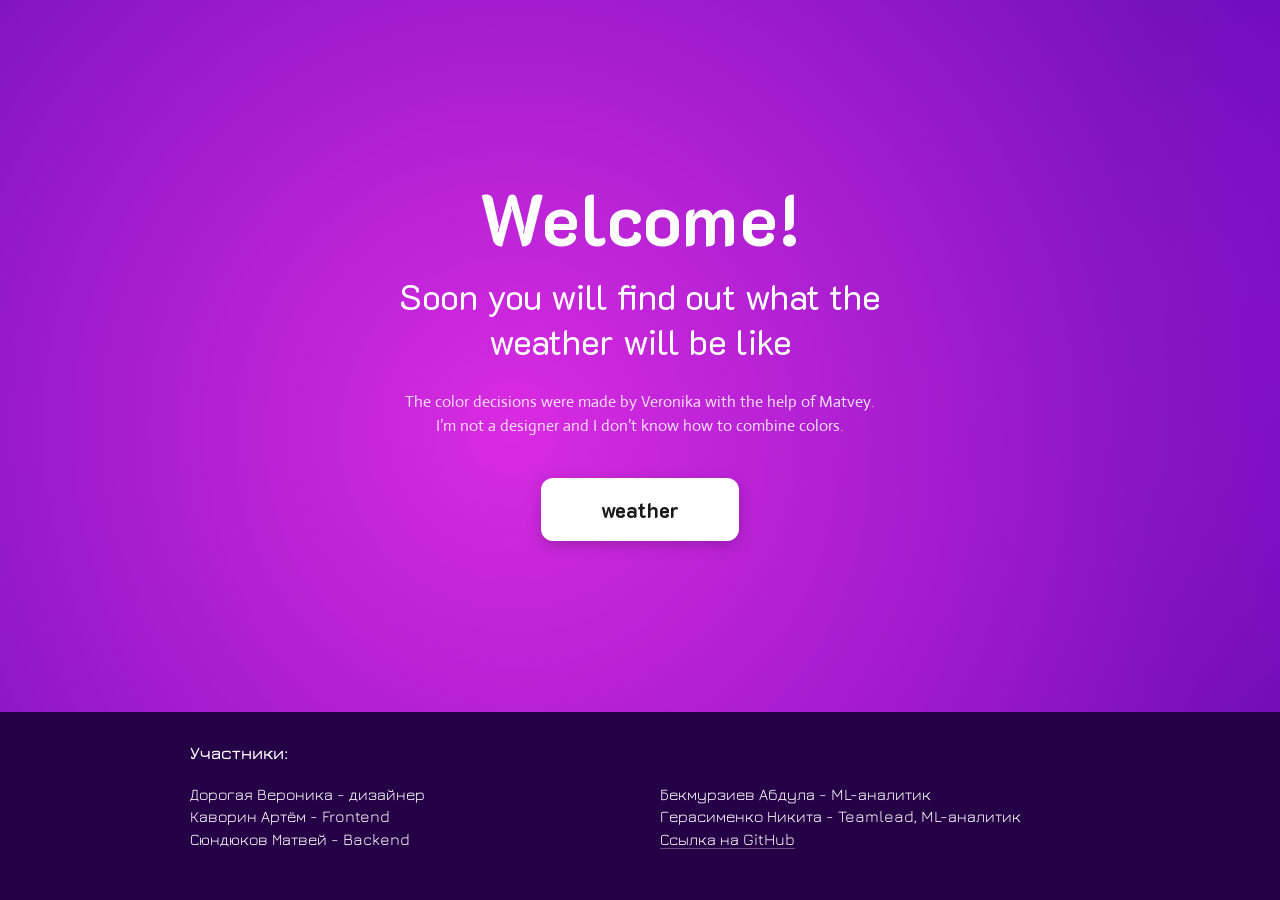
<file: frontend/index.html>
<!DOCTYPE html>
<html lang="ru">
<head>
    <meta charset="UTF-8">
    <meta name="viewport" content="width=device-width, initial-scale=1.0">
    <title>Weather Welcome</title>
    
    <!-- Подключение шрифтов K2D, Actor, Jura -->
    <link rel="preconnect" href="https://fonts.googleapis.com">
    <link rel="preconnect" href="https://fonts.gstatic.com" crossorigin>
    <link href="https://fonts.googleapis.com/css2?family=Actor&family=Jura:wght@400;600&family=K2D:wght@400;700&display=swap" rel="stylesheet">
    
    <!-- Подключение внешнего файла стилей -->
    <link rel="stylesheet" href="style.css">
</head>
<body>

    <!-- Основной контент с новым градиентом -->
    <main class="hero">
        <div class="hero-content">
            <h1>Welcome!</h1>
            <h2>Soon you will find out what the weather will be like</h2>
            <p class="disclaimer">
                The color decisions were made by Veronika with the help of Matvey.<br>
                I’m not a designer and I don’t know how to combine colors.
            </p>
            
            <!-- Кнопка-ссылка на weather.html (без JS) -->
            <a href="./weather.html" class="weather-btn">weather</a>
        </div>
    </main>

    <!-- Подвал с участниками -->
    <footer class="footer">
        <div class="footer-content">
            <p class="participants-title">Участники:</p>
            <div class="participants-grid">
                <div class="column">
                    <p>Дорогая Вероника - дизайнер</p>
                    <p>Каворин Артём - Frontend</p>
                    <p>Сюндюков Матвей - Backend</p>
                </div>
                <div class="column">
                    <p>Бекмурзиев Абдула - ML-аналитик</p>
                    <p>Герасименко Никита - Teamlead, ML-аналитик</p>
                 <p><a href="https://github.com/Les-S-niK/OpenMeteoTeamTest" target="_blank" rel="noopener noreferrer">Ссылка на GitHub</a></p>
                </div>
            </div>
        </div>
    </footer>

</body>
</html>
</file>
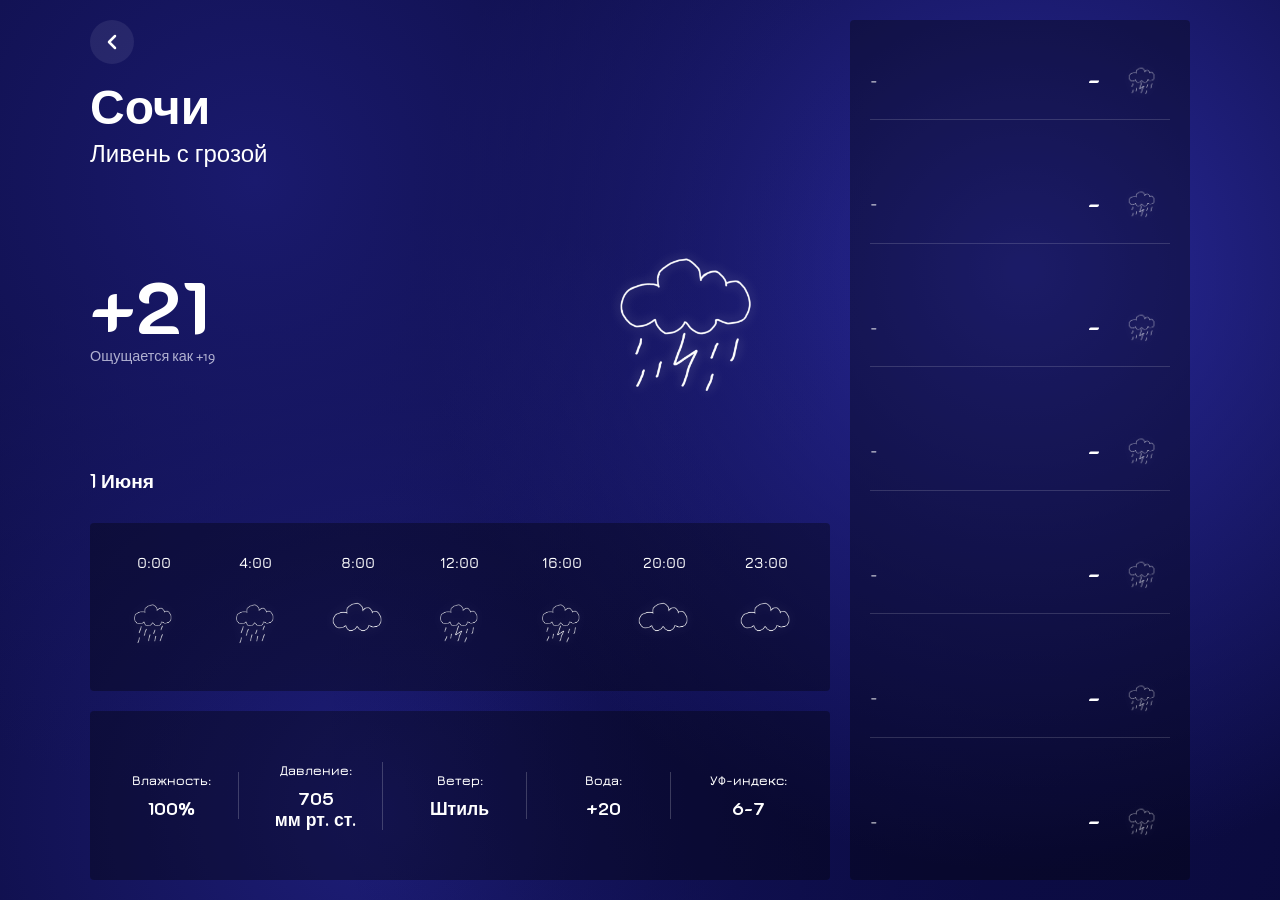
<file: frontend/weather.html>
<!DOCTYPE html>
<html lang="ru">

<head>
    <meta charset="UTF-8">
    <link rel="stylesheet" href="weather.css">
    <meta name="viewport" content="width=device-width, initial-scale=1.0">
    <title>Погода - Сочи</title>

    <link rel="preconnect" href="https://fonts.googleapis.com">
    <link rel="preconnect" href="https://fonts.gstatic.com" crossorigin>
    <link
        href="https://fonts.googleapis.com/css2?family=Actor&family=Jura:wght@400;600&family=K2D:wght@400;700&display=swap"
        rel="stylesheet">

</head>

<body>

    <main class="weather-app">
        <!-- ЛЕВАЯ КОЛОНКА -->
        <div class="main-info">

            <header class="current-weather">
                <!-- Кнопка "назад" -->
                <a href="index.html" class="back-btn" aria-label="Назад">
                    <svg width="24" height="24" viewBox="0 0 24 24" fill="none" stroke="currentColor" stroke-width="2.5"
                        stroke-linecap="round" stroke-linejoin="round">
                        <polyline points="15 18 9 12 15 6"></polyline>
                    </svg>
                </a>

                <div class="location">
                    <h1 id="city">Сочи</h1>
                    <p class="condition" id="current_weather">Ливень с грозой</p>
                </div>

                <div class="temperature-block">
                    <div class="temp-main">
                        <span class="temp-value" id="temp-value">+21</span>
                        <span class="feels-like" id="feels_like_temp">Ощущается как +19</span>
                    </div>
                    <div class="weather-icon main-icon">
                        <img id="img_tooday" src="img/storm.png" alt="Гроза">
                    </div>
                </div>

                <p class="date" id="main_date">1 Июня</p>
            </header>

            <!-- Блок с часами -->
            <section class="hourly-forecast">
                <div class="hourly-scroll">
                    <div class="hourly-item" data-today-index="0">
                        <span class="time">0:00</span>
                        <div class="weather-icon small-icon">
                            <img  data-field-tooday="icon" src="img/rain.png" alt="Дождь">
                        </div>
                    </div>
                    <div class="hourly-item" data-today-index="1">
                        <span class="time">4:00</span>
                        <div class="weather-icon small-icon">
                            <img data-field-tooday="icon" src="img/rain.png" alt="Дождь">
                        </div>
                    </div>
                    <div class="hourly-item" data-today-index="2">
                        <span class="time">8:00</span>
                        <div class="weather-icon small-icon">
                            <img data-field-tooday="icon" src="img/cloud.png" alt="Облачно">
                        </div>
                    </div>
                    <div class="hourly-item" data-today-index="3">
                        <span class="time">12:00</span>
                        <div class="weather-icon small-icon">
                            <img data-field-tooday="icon" src="img/storm.png" alt="Гроза">
                        </div>
                    </div>
                    <div class="hourly-item" data-today-index="4">
                        <span class="time">16:00</span>
                        <div class="weather-icon small-icon">
                            <img data-field-tooday="icon" src="img/storm.png" alt="Гроза">
                        </div>
                    </div>
                    <div class="hourly-item" data-today-index="5">
                        <span class="time">20:00</span>
                        <div class="weather-icon small-icon">
                            <img data-field-tooday="icon" src="img/cloud.png" alt="Облачно">
                        </div>
                    </div>
                    <div class="hourly-item" data-today-index="6">
                        <span class="time">23:00</span>
                        <div class="weather-icon small-icon">
                            <img data-field-tooday="icon" src="img/cloud.png" alt="Облачно">
                        </div>
                    </div>
                </div>
            </section>

            <!-- Блок с деталями -->
            <section class="weather-details">
                <div class="detail-item">
                    <span class="detail-label">Влажность:</span>
                    <span class="detail-value" id="humidity">100%</span>
                </div>
                <div class="detail-item">
                    <span class="detail-label">Давление:</span>
                    <span class="detail-value" id="pressure">705 <br> мм рт. ст.</span>
                </div>
                <div class="detail-item">
                    <span class="detail-label">Ветер:</span>
                    <span class="detail-value" id="wind_force">Штиль</span>
                </div>
                <div class="detail-item">
                    <span class="detail-label">Вода:</span>
                    <span class="detail-value" id="water_temperature">+20</span>
                </div>
                <div class="detail-item">
                    <span class="detail-label">УФ-индекс:</span>
                    <span class="detail-value" id="uv_index">6-7</span>
                </div>
            </section>
        </div>

        <!-- ПРАВАЯ КОЛОНКА -->
        <aside class="weekly-forecast">
            <div class="day-item" data-day-index="0">
                <span class="day-name" data-field="date">-</span>
                <span class="day-temp" data-field="temp">-</span>
                <div class="weather-icon day-icon">
                    <img src="img/storm.png" alt="Гроза" data-field="icon">
                </div>
            </div>
            <div class="day-item" data-day-index="1">
                <span class="day-name" data-field="date">-</span>
                <span class="day-temp" data-field="temp">-</span>
                <div class="weather-icon day-icon">
                    <img src="img/storm.png" alt="Гроза" data-field="icon">
                </div>
            </div>
            <div class="day-item" data-day-index="2">
                <span class="day-name" data-field="date">-</span>
                <span class="day-temp" data-field="temp">-</span>
                <div class="weather-icon day-icon">
                    <img src="img/storm.png" alt="Гроза" data-field="icon">
                </div>
            </div>
            <div class="day-item" data-day-index="3">
                <span class="day-name" data-field="date">-</span>
                <span class="day-temp" data-field="temp">-</span>
                <div class="weather-icon day-icon">
                    <img src="img/storm.png" alt="Гроза" data-field="icon">
                </div>
            </div>
            <div class="day-item" data-day-index="4">
                <span class="day-name" data-field="date">-</span>
                <span class="day-temp" data-field="temp">-</span>
                <div class="weather-icon day-icon">
                    <img src="img/storm.png" alt="Гроза" data-field="icon">
                </div>
            </div>
            <div class="day-item" data-day-index="5">
                <span class="day-name" data-field="date">-</span>
                <span class="day-temp" data-field="temp">-</span>
                <div class="weather-icon day-icon">
                    <img src="img/storm.png" alt="Гроза" data-field="icon">
                </div>
            </div>
            <div class="day-item" data-day-index="6">
                <span class="day-name" data-field="date">-</span>
                <span class="day-temp" data-field="temp">-</span>
                <div class="weather-icon day-icon">
                    <img src="img/storm.png" alt="Гроза" data-field="icon">
                </div>
            </div>
        </aside>
    </main>

    <script src="app.js">
    </script>
</body>

</html>
</file>
<file: frontend/style.css>
/* Сброс базовых стилей */
* {
    margin: 0;
    padding: 0;
    box-sizing: border-box;
}

/* Базовая структура страницы */
body {
    display: flex;
    flex-direction: column;
    min-height: 100vh;
    color: #ffffff;
}

/* Основной блок с ПЕРЕЛИВАЮЩИМСЯ градиентом */
.hero {
    flex-grow: 1;
    display: flex;
    flex-direction: column;
    justify-content: center;
    align-items: center;
    text-align: center;
    padding: 40px 20px;
    overflow: hidden;
    position: relative;

    /* Многослойный градиент */
    background: 
        radial-gradient(circle at 20% 30%, #d92be2 0%, transparent 45%),
        radial-gradient(circle at 80% 20%, #b300ff 0%, transparent 40%),
        radial-gradient(circle at 70% 80%, #4a00a0 0%, transparent 50%),
        radial-gradient(circle at 30% 90%, #7004B8 0%, transparent 45%),
        #5409AF;

    background-size: 200% 200%;
    animation: colorFlow 15s ease-in-out infinite;
}

/* Анимация перелива */
@keyframes colorFlow {
    0% {
        background-position: 
            0% 0%, 100% 0%, 100% 100%, 0% 100%, 0% 0%;
    }
    25% {
        background-position: 
            50% 20%, 60% 40%, 40% 70%, 50% 60%, 0% 0%;
    }
    50% {
        background-position: 
            100% 50%, 20% 80%, 0% 50%, 100% 30%, 0% 0%;
    }
    75% {
        background-position: 
            50% 80%, 60% 20%, 70% 40%, 40% 70%, 0% 0%;
    }
    100% {
        background-position: 
            0% 0%, 100% 0%, 100% 100%, 0% 100%, 0% 0%;
    }
}

.hero-content {
    max-width: 800px;
    width: 100%;
    display: flex;
    flex-direction: column;
    align-items: center;
    position: relative;
    z-index: 1;
}

/* Шрифт K2D для заголовков */
h1 {
    font-family: 'K2D', sans-serif;
    font-size: clamp(3rem, 6vw, 4.5rem);
    font-weight: 700;
    margin-bottom: 10px;
    letter-spacing: 1px;
}

h2 {
    font-family: 'K2D', sans-serif;
    font-size: clamp(1.5rem, 4vw, 2.2rem);
    font-weight: 400;
    max-width: 600px;
    line-height: 1.3;
    margin-bottom: 25px;
}

/* Шрифт Actor для мелкого текста */
.disclaimer {
    font-family: 'Actor', sans-serif;
    font-size: 1rem;
    font-weight: 400;
    color: rgba(255, 255, 255, 0.85);
    max-width: 520px;
    line-height: 1.5;
    margin-bottom: 40px;
}

/* Кнопка-ссылка */
.weather-btn {
    font-family: 'K2D', sans-serif;
    font-size: 1.3rem;
    font-weight: 700;
    color: #1a1a1a;
    background-color: #ffffff;
    border: none;
    border-radius: 12px;
    padding: 18px 60px;
    cursor: pointer;
    transition: transform 0.3s ease, box-shadow 0.3s ease;
    box-shadow: 0 4px 15px rgba(0, 0, 0, 0.2);

    /* Стили для ссылки, чтобы вела себя как кнопка */
    display: inline-block;
    text-decoration: none;
    text-align: center;
}

.weather-btn:hover {
    transform: translateY(-2px);
    box-shadow: 0 6px 25px rgba(255, 255, 255, 0.4);
}

.weather-btn:active {
    transform: translateY(0);
}

/* Футер - Шрифт Jura */
.footer {
    font-family: 'Jura', sans-serif;
    background-color: #250046;
    padding: 30px 20px 50px;
    font-size: 1rem;
    position: relative;
    z-index: 2;
}

.footer-content {
    max-width: 900px;
    margin: 0 auto;
}

.participants-title {
    font-weight: 600;
    margin-bottom: 20px;
    font-size: 1.1rem;
}

/* Сетка для списка участников */
.participants-grid {
    display: grid;
    grid-template-columns: 1fr 1fr;
    gap: 15px 40px;
}

.participants-grid p {
    line-height: 1.4;
    font-weight: 400;
}

.participants-grid a {
    color: #ffffff;
    text-decoration: none;
    border-bottom: 1px solid rgba(255, 255, 255, 0.3);
    transition: border-color 0.2s;
}

.participants-grid a:hover {
    border-color: #ffffff;
}

/* ====== АДАПТИВНОСТЬ ====== */
@media (max-width: 600px) {
    .hero {
        padding: 60px 15px;
        animation-duration: 18s;
    }

    .weather-btn {
        width: 100%;
        padding: 16px 20px;
    }

    .participants-grid {
        grid-template-columns: 1fr;
        gap: 12px;
    }

    .footer {
        padding: 25px 15px 40px;
    }
}
</file>
<file: frontend/weather.css>
/* Сброс */
* {
    margin: 0;
    padding: 0;
    box-sizing: border-box;
}

body {
    font-family: 'Actor', 'K2D', sans-serif;
    color: #ffffff;
    display: flex;
    justify-content: center;
    padding: 20px;
    min-height: 100vh;

    background: 
        radial-gradient(circle at 20% 20%, #1a1a6e 0%, transparent 50%),
        radial-gradient(circle at 80% 30%, #2a2a9e 0%, transparent 50%),
        radial-gradient(circle at 70% 80%, #0d0d4a 0%, transparent 50%),
        radial-gradient(circle at 30% 90%, #1e1e7a 0%, transparent 50%),
        #0a0a3a;

    background-size: 100% 100%;
}

/* Контейнер */
.weather-app {
    display: flex;
    gap: 20px;
    width: 100%;
    max-width: 1100px;
    align-items: stretch;
}

/* ================= ЛЕВАЯ КОЛОНКА ================= */
.main-info {
    flex: 1;
    display: flex;
    flex-direction: column;
    gap: 20px;
    justify-content: space-between;
}

.current-weather { padding-bottom: 10px; }

/* Кнопка "назад" */
.back-btn {
    display: inline-flex;
    align-items: center;
    justify-content: center;
    width: 44px;
    height: 44px;
    border-radius: 50%;
    color: #ffffff;
    background-color: rgba(255, 255, 255, 0.08);
    text-decoration: none;
    margin-bottom: 15px;
    transition: background-color 0.2s ease, transform 0.2s ease;
    cursor: pointer;
}

.back-btn:hover {
    background-color: rgba(255, 255, 255, 0.18);
    transform: translateX(-3px);
}

.back-btn:active {
    transform: translateX(-1px);
}

.back-btn svg {
    display: block;
}

.location h1 {
    font-family: 'K2D', sans-serif;
    font-size: 3rem;
    font-weight: 700;
    line-height: 1.1;
}

.location .condition {
    font-family: 'K2D', sans-serif;
    font-size: 1.5rem;
    font-weight: 400;
    margin-top: 5px;
}

.temperature-block {
    display: flex;
    justify-content: space-between;
    align-items: center;
    margin-top: 10px;
}

.temp-main { display: flex; flex-direction: column; }

.temp-value {
    font-family: 'K2D', sans-serif;
    font-size: 4.5rem;
    font-weight: 700;
    line-height: 1;
}

.feels-like {
    font-family: 'Actor', sans-serif;
    font-size: 0.9rem;
    color: #b0b0d0;
    margin-top: 5px;
}

/* Иконки */
.weather-icon {
    display: flex;
    justify-content: center;
    align-items: center;
}

.weather-icon img {
    width: 100%;
    height: 100%;
    object-fit: contain;
    filter: drop-shadow(0 0 6px rgba(255, 255, 255, 0.35));
}

/* ГЛАВНАЯ ИКОНКА */
.main-icon {
    width: 280px;
    height: 280px;
}

.date {
    font-family: 'K2D', sans-serif;
    font-size: 1.2rem;
    font-weight: 600;
    margin-top: 10px;
}

/* Блок с часами — без прокрутки */
.hourly-forecast {
    background-color: rgba(0, 0, 0, 0.35);
    border-radius: 4px;
    padding: 20px 15px;
    flex: 1;
    display: flex;
    align-items: center;
}

.hourly-scroll {
    display: flex;
    justify-content: space-between;
    gap: 5px;
    width: 100%;
}

.hourly-item {
    display: flex;
    flex-direction: column;
    align-items: center;
    gap: 10px;
    flex: 1;
    min-width: 0;
}

.hourly-item .time {
    font-family: 'Jura', sans-serif;
    font-size: 0.95rem;
    font-weight: 600;
    white-space: nowrap;
}

.small-icon {
    width: 80px;
    height: 80px;
}

/* Блок с деталями */
.weather-details {
    display: grid;
    grid-template-columns: repeat(5, 1fr);
    background-color: rgba(0, 0, 0, 0.35);
    border-radius: 4px;
    padding: 20px 15px;
    gap: 10px;
    flex: 1;
    align-items: center;
}

.detail-item {
    display: flex;
    flex-direction: column;
    align-items: center;
    text-align: center;
    border-right: 1px solid rgba(255, 255, 255, 0.2);
    padding: 0 5px;
}
.detail-item:last-child { border-right: none; }

.detail-label {
    font-family: 'Jura', sans-serif;
    font-size: 0.85rem;
    font-weight: 600;
    margin-bottom: 10px;
}

.detail-value {
    font-family: 'K2D', sans-serif;
    font-size: 1.1rem;
    font-weight: 700;
    line-height: 1.2;
}

/* ================= ПРАВАЯ КОЛОНКА ================= */
.weekly-forecast {
    width: 340px;
    background-color: rgba(0, 0, 0, 0.35);
    border-radius: 4px;
    padding: 20px;
    display: flex;
    flex-direction: column;
    justify-content: space-between;
}

.day-item {
    display: flex;
    justify-content: space-between;
    align-items: center;
    padding: 12px 0;
    border-bottom: 1px solid rgba(255, 255, 255, 0.15);
}
.day-item:last-child { border-bottom: none; }

.day-name {
    font-family: 'Jura', sans-serif;
    font-size: 0.95rem;
    font-weight: 600;
    flex: 1;
}

.day-temp {
    font-family: 'K2D', sans-serif;
    font-size: 1.5rem;
    font-weight: 700;
    margin-right: 15px;
}

.day-icon {
    width: 55px;
    height: 55px;
}

/* ================= АДАПТИВНОСТЬ (расширение) ================= */

@media (min-width: 1300px) {
    .weather-app { max-width: 1250px; gap: 25px; }
    .location h1 { font-size: 3.5rem; }
    .location .condition { font-size: 1.7rem; }
    .temp-value { font-size: 5.5rem; }
    .feels-like { font-size: 1rem; }
    .main-icon { width: 340px; height: 340px; }
    .small-icon { width: 100px; height: 100px; }
    .hourly-item .time { font-size: 1.05rem; }
    .weekly-forecast { width: 400px; }
    .day-icon { width: 70px; height: 70px; }
    .day-temp { font-size: 1.8rem; }
    .day-name { font-size: 1.05rem; }
    .detail-value { font-size: 1.3rem; }
    .detail-label { font-size: 0.95rem; }
}

@media (min-width: 1600px) {
    .weather-app { max-width: 1450px; gap: 30px; }
    .location h1 { font-size: 4rem; }
    .location .condition { font-size: 2rem; }
    .temp-value { font-size: 6.5rem; }
    .main-icon { width: 400px; height: 400px; }
    .small-icon { width: 120px; height: 120px; }
    .hourly-item .time { font-size: 1.15rem; }
    .weekly-forecast { width: 480px; padding: 25px; }
    .day-icon { width: 85px; height: 85px; }
    .day-temp { font-size: 2.1rem; }
    .day-name { font-size: 1.15rem; }
    .detail-value { font-size: 1.5rem; }
    .detail-label { font-size: 1.05rem; }
}

@media (min-width: 1920px) {
    .weather-app { max-width: 1650px; }
    .location h1 { font-size: 4.5rem; }
    .temp-value { font-size: 7.5rem; }
    .main-icon { width: 460px; height: 460px; }
    .small-icon { width: 140px; height: 140px; }
    .weekly-forecast { width: 550px; }
    .day-icon { width: 100px; height: 100px; }
    .day-temp { font-size: 2.4rem; }
    .day-name { font-size: 1.3rem; }
}

/* ================= АДАПТИВНОСТЬ (сужение) ================= */

@media (max-width: 850px) {
    .weather-app { flex-direction: column; }
    .weekly-forecast { width: 100%; }
}

@media (max-width: 600px) {
    body { padding: 15px; }
    .weather-app { gap: 15px; }
    .location h1 { font-size: 2.5rem; }
    .location .condition { font-size: 1.2rem; }
    .temp-value { font-size: 3.5rem; }
    .main-icon { width: 220px; height: 220px; }

    .hourly-forecast {
        padding: 15px 8px;
        flex: none;
        display: block;
    }
    .hourly-scroll { gap: 2px; }
    .hourly-item { gap: 6px; min-width: 0; }
    .hourly-item .time { font-size: 0.7rem; }
    .small-icon { width: 45px; height: 45px; }

    .weather-details {
        grid-template-columns: 1fr 1fr;
        gap: 15px;
        padding: 15px;
        flex: none;
    }
    
    .detail-item {
        border-right: none;
        border-bottom: 1px solid rgba(255, 255, 255, 0.2);
        padding-bottom: 10px;
    }
    
    .detail-item:nth-last-child(-n+2) {
        border-bottom: none;
        padding-bottom: 0;
    }
    
    .weekly-forecast {
        padding: 15px;
        justify-content: flex-start;
    }
    .day-item { padding: 10px 0; }
    .day-name { font-size: 0.85rem; }
    .day-temp { font-size: 1.3rem; margin-right: 10px; }
    .day-icon { width: 45px; height: 45px; }
}

@media (max-width: 380px) {
    .temp-value { font-size: 3rem; }
    .main-icon { width: 180px; height: 180px; }

    .hourly-item .time { font-size: 0.65rem; }
    .small-icon { width: 38px; height: 38px; }

    .weather-details { grid-template-columns: 1fr; }
    
    .detail-item {
        border-bottom: 1px solid rgba(255, 255, 255, 0.2);
        padding-bottom: 10px;
    }
    
    .detail-item:nth-last-child(-n+2) {
        border-bottom: 1px solid rgba(255, 255, 255, 0.2);
        padding-bottom: 10px;
    }
    
    .detail-item:last-child {
        border-bottom: none;
        padding-bottom: 0;
    }
    
    .day-icon { width: 40px; height: 40px; }
}
</file>
